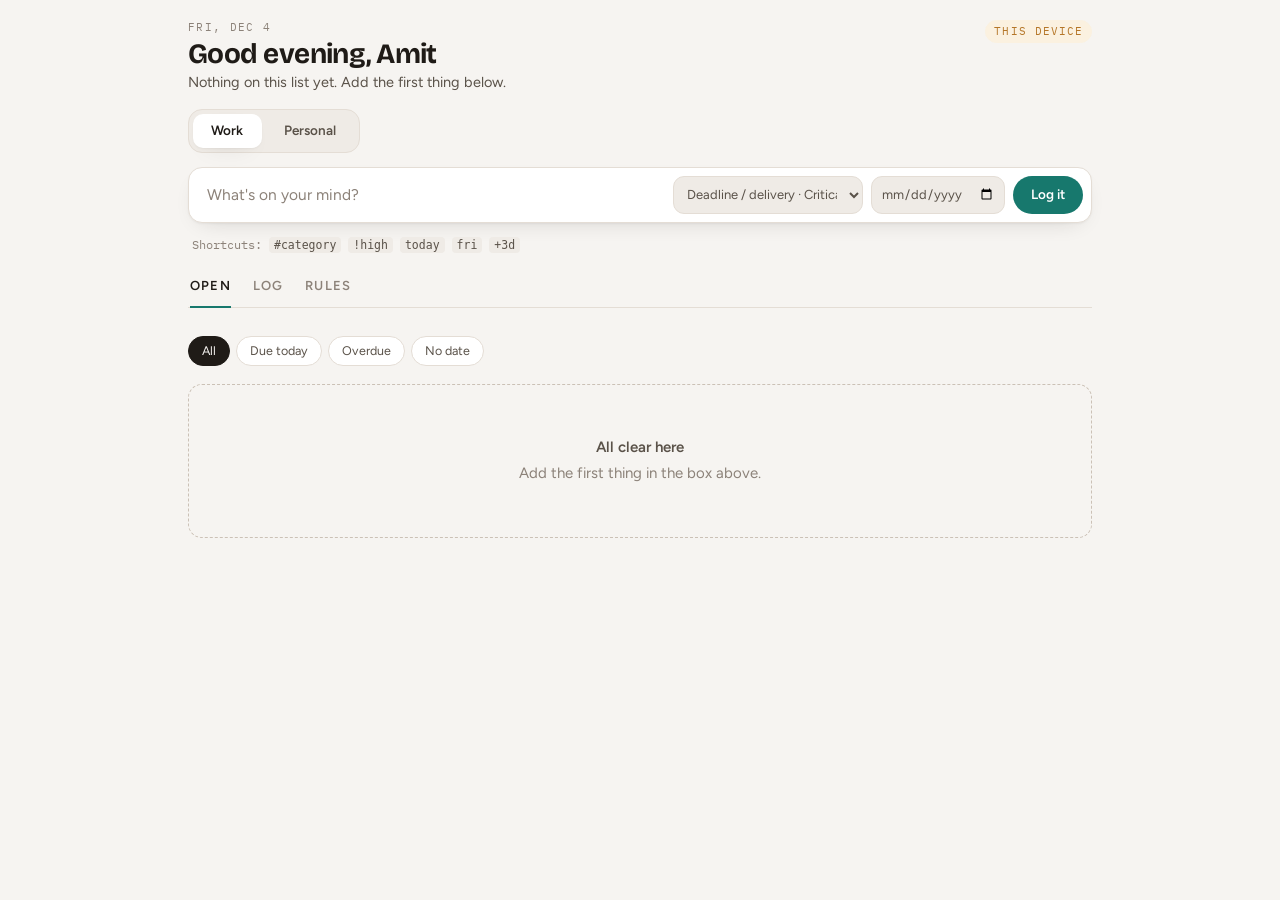
<file: pwa/index.html>
<!doctype html>
<html lang="en">
<head>
<meta charset="utf-8">
<meta name="viewport" content="width=device-width, initial-scale=1, viewport-fit=cover">
<title>Daily Task Ledger</title>
<meta name="description" content="Daily task logger for work and personal life, with priority set by rules rather than per-task judgement.">

<link rel="manifest" href="manifest.webmanifest">
<meta name="theme-color" content="#F6F4F1" media="(prefers-color-scheme: light)">
<meta name="theme-color" content="#14120F" media="(prefers-color-scheme: dark)">

<!-- iOS home-screen behaviour -->
<meta name="apple-mobile-web-app-capable" content="yes">
<meta name="mobile-web-app-capable" content="yes">
<meta name="apple-mobile-web-app-status-bar-style" content="default">
<meta name="apple-mobile-web-app-title" content="Ledger">
<link rel="apple-touch-icon" href="icons/icon-192.png">
<link rel="icon" href="icons/icon-192.png" sizes="192x192">

<link rel="preconnect" href="https://fonts.googleapis.com">
<link rel="preconnect" href="https://fonts.gstatic.com" crossorigin>
<link rel="stylesheet" href="https://fonts.googleapis.com/css2?family=Bricolage+Grotesque:opsz,wght@12..96,400..800&family=Figtree:wght@400;500;600;700&family=IBM+Plex+Mono:wght@400;500&display=swap">
<link rel="stylesheet" href="styles.css">
</head>
<body>

<!-- shown only when a backend is configured and nobody is signed in -->
<div class="authscreen" id="authScreen" hidden>
  <div class="authcard">
    <h1>Daily Task Ledger</h1>
    <p class="authnote">Sign in to keep one list across your phone and your computer.</p>
    <label class="authfield">
      <span>Email</span>
      <input type="email" id="authEmail" autocomplete="username" inputmode="email" autocapitalize="none" spellcheck="false">
    </label>
    <label class="authfield">
      <span>Password</span>
      <input type="password" id="authPass" autocomplete="current-password">
    </label>
    <p class="autherror" id="authError" role="alert"></p>
    <div class="authbuttons">
      <button type="button" class="btn btn-primary" id="authSignIn">Sign in</button>
      <button type="button" class="btn" id="authSignUp">Create account</button>
    </div>
    <p class="authnote authfoot">First time here? Use <strong>Create account</strong> once, then sign in with the same details on your other devices.</p>
  </div>
</div>

<div class="app">
  <header class="topbar">
    <div class="greeting">
      <span class="eyebrow" id="todayLabel"></span>
      <h1 id="greetingLine">Hello</h1>
      <p class="subhead" id="subheadLine"></p>
    </div>
    <div class="headright">
      <div class="daymeter" id="dayMeter" hidden>
        <svg class="ring" viewBox="0 0 44 44" aria-hidden="true">
          <circle class="ring-track" cx="22" cy="22" r="19"></circle>
          <circle class="ring-fill" id="ringFill" cx="22" cy="22" r="19"></circle>
        </svg>
        <div class="daymeter-text">
          <span class="count" id="ringCount">0 of 0</span>
          <span class="label">done today</span>
        </div>
      </div>
      <span class="sync" id="syncPill" data-state="wait">connecting</span>
    </div>
  </header>

  <div class="listswitch" role="tablist" aria-label="Task list">
    <button class="seg" role="tab" data-list="work" aria-selected="true">Work</button>
    <button class="seg" role="tab" data-list="personal" aria-selected="false">Personal</button>
  </div>

  <div class="composer" id="composer">
    <input type="text" id="titleInput" placeholder="What's on your mind?" aria-label="Task" autocomplete="off">
    <select id="catInput" aria-label="Category"></select>
    <input type="date" id="dueInput" aria-label="Due date">
    <button type="button" class="log-btn" id="logBtn">Log it</button>
  </div>
  <div class="hint" id="hint"></div>

  <nav class="views" role="tablist" aria-label="View">
    <button role="tab" data-view="open" aria-selected="true">Open</button>
    <button role="tab" data-view="log" aria-selected="false">Log</button>
    <button role="tab" data-view="rules" aria-selected="false">Rules</button>
  </nav>

  <main id="main"></main>
</div>

<div class="toast" id="toast" role="status" aria-live="polite">
  <span id="toastText"></span>
  <button type="button" class="toast-action" id="toastAction" hidden>Undo</button>
</div>

<script src="firebase-config.js"></script>
<script src="app.js"></script>
<script>
if("serviceWorker" in navigator){
  window.addEventListener("load", function(){
    navigator.serviceWorker.register("sw.js")["catch"](function(){});
  });
}
</script>
</body>
</html>
</file>
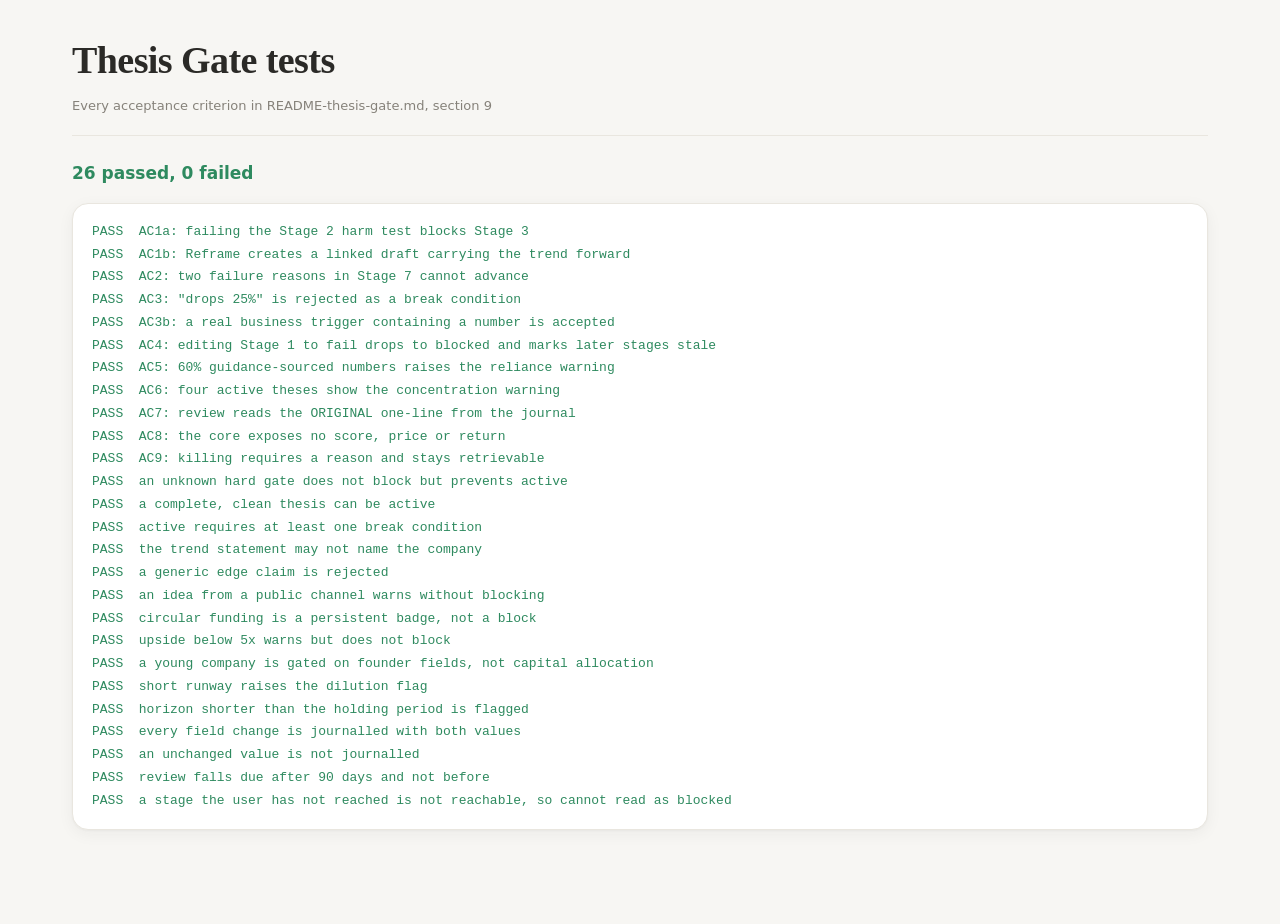
<file: docs/thesis-gate-tests.html>
<!doctype html>
<html lang="en">
<head>
<meta charset="utf-8">
<title>Thesis Gate tests</title>
<meta name="color-scheme" content="light">
<link rel="stylesheet" href="styles.css">
<style>
  .t-pass { color: var(--pos); }
  .t-fail { color: var(--neg); font-weight: 700; }
  #results { font-family: var(--mono); font-size: 13px; line-height: 1.75; }
  #summary { font-size: 17px; font-weight: 650; margin: 16px 0; }
</style>
</head>
<body>
<div class="wrap">
  <header class="masthead"><div class="masthead-top"><div>
    <h1>Thesis Gate tests</h1>
    <div class="sub"><span>Every acceptance criterion in README-thesis-gate.md, section 9</span></div>
  </div></div></header>
  <div id="summary">Running&hellip;</div>
  <div class="card"><div class="card-pad"><div id="results"></div></div></div>
</div>

<script src="thesis-gate-core.js"></script>
<script>
const C = window.ThesisGateCore;
const results = [];
let passed = 0, failed = 0;

function test(name, fn) {
  try { fn(); results.push({ name, ok: true }); passed++; }
  catch (err) { results.push({ name, ok: false, err: err.message }); failed++; }
}
function assert(cond, msg) { if (!cond) throw new Error(msg || 'assertion failed'); }
function eq(a, b, msg) {
  if (JSON.stringify(a) !== JSON.stringify(b)) {
    throw new Error((msg || 'not equal') + ': ' + JSON.stringify(a) + ' vs ' + JSON.stringify(b));
  }
}

/* A thesis that passes everything, as a baseline the tests can break one
   piece at a time. */
function goodThesis() {
  const t = C.newThesis();
  t.subject = { name: 'Acme Robotics', ticker: 'ACME', oneLine: 'Warehouse robots become standard fit.' };
  t.stages.origin = { source: 'own-observation', sourceDetail: 'Saw them in a depot',
                      anomaly: 'Three competing depots all retrofitted the same rig within a month.' };
  t.stages.wave = { trendStatement: 'Warehouses automate picking as labour costs rise',
                    survivesProductFailure: 'pass', horizonYears: 10, wavePosition: 'early' };
  t.stages.regulatory = { harmTest: 'pass', displacementTest: 'pass',
                          changeVisibility: 'gradual-and-unnoticed', regulator: 'OSHA', pendingLegal: 'None' };
  t.stages.operator = { companyStage: 'mature', capitalUse: ['growth-investment'],
                        allocationFitsStage: 'pass', hedgedBothWays: true, acquisitionInDna: true,
                        founderTrackRecord: '', builderOrFinancier: '', isOwnCustomer: false,
                        evidenceOfCourseCorrection: '', commitmentLevel: '' };
  t.stages.insiders = { holderMoves: [], debtSignal: 'oversubscribed',
                        insiderBuying: 'buying-own-money', circularityCheck: 'pass' };
  t.stages.informationEdge = { analystCoverage: 3, obscurityReason: ['unfashionable-sector'],
    edgeStatement: 'Retrofit revenue is booked as service, so the installed base is invisible in product sales.' };
  t.stages.numbers = {
    marketCap: C.sourcedNumber(1000, 'audited-filing'),
    currentRevenue: C.sourcedNumber(200, 'audited-filing'),
    growthRate: C.sourcedNumber(30, 'third-party'),
    projectedRevenue5y: C.sourcedNumber(800, 'own-estimate'),
    impliedValuation5y: C.sourcedNumber(8000, 'own-estimate'),
    cashPosition: C.sourcedNumber(300, 'audited-filing'),
    runwayMonths: 40 };
  t.stages.killAttempt = { failureReasons: ['Cheaper labour returns', 'Rivals copy the rig', 'Retrofit cycle stalls'],
                           haloTest: 'Yes - the economics hold without the founder.',
                           singlePointOfFailure: 'A safety recall', challengerName: 'Dana',
                           challengerObjection: 'Integration costs are understated' };
  t.stages.portfolio = { positionSizePct: 5, totalLossTolerable: 'pass', holdingPeriodYears: 7,
                         sellDiscipline: 'Exit if a break condition is observed', riskProfileNote: 'Long horizon' };
  t.breakConditions = [{ id: 'bc1', statement: 'Two consecutive quarters of falling retrofit installations',
                         observed: false }];
  t.highestStageCompleted = 8;
  return t;
}

/* ---------------------------------------- acceptance criteria, section 9 */

test('AC1a: failing the Stage 2 harm test blocks Stage 3', () => {
  const t = goodThesis();
  t.stages.regulatory.harmTest = 'fail';
  const ev = C.evaluate(t);
  assert(ev.stages[2].blocked, 'stage 2 should be blocked');
  assert(!ev.stages[3].reachable, 'stage 3 must not be reachable');
  assert(!C.canAdvance(t, 2).allowed, 'must not advance out of stage 2');
});

test('AC1b: Reframe creates a linked draft carrying the trend forward', () => {
  const t = goodThesis();
  t.stages.regulatory.harmTest = 'fail';
  const draft = C.reframe(t);
  eq(draft.derivedFrom, t.id, 'draft must link to the original');
  eq(draft.stages.wave.trendStatement, t.stages.wave.trendStatement, 'trend carries forward');
  eq(draft.subject.name, '', 'subject must be empty - the vehicle was the problem');
  assert(draft.id !== t.id, 'must be a new record');
});

test('AC2: two failure reasons in Stage 7 cannot advance', () => {
  const t = goodThesis();
  t.stages.killAttempt.failureReasons = ['One', 'Two'];
  const ev = C.evaluate(t);
  assert(ev.stages[7].blocked, 'stage 7 blocked');
  assert(!C.canAdvance(t, 7).allowed, 'cannot advance');
  assert(!C.isStageComplete(t, 7), 'stage 7 incomplete');
});

test('AC3: "drops 25%" is rejected as a break condition', () => {
  const r = C.validateBreakCondition('drops 25%');
  assert(!r.valid, 'must be rejected');
  assert(/price drop is not a break condition/i.test(r.message), 'must use the spec message');
  assert(!C.validateBreakCondition('below $10').valid, '"below $10" rejected');
  assert(!C.validateBreakCondition('Share price falls 30%').valid, 'explicit price rejected');
});

test('AC3b: a real business trigger containing a number is accepted', () => {
  assert(C.validateBreakCondition('Founder leaves the company').valid, 'plain event');
  assert(C.validateBreakCondition(
    'Revenue falls below 100 million for two consecutive quarters').valid,
    'business trigger with a figure must survive');
});

test('AC4: editing Stage 1 to fail drops to blocked and marks later stages stale', () => {
  const t = goodThesis();
  t.status = 'active';
  C.applyChange(t, 'stages.wave.survivesProductFailure', 'fail');
  C.reconcile(t, [t]);
  eq(t.status, 'blocked', 'status drops');
  assert(t.staleStages.indexOf(5) >= 0, 'later stages marked stale');
  assert(t.stages.numbers.marketCap !== null, 'no data loss');
  assert(t.stages.killAttempt.failureReasons.length === 3, 'later answers retained');
});

test('AC5: 60% guidance-sourced numbers raises the reliance warning', () => {
  const t = goodThesis();
  t.stages.numbers.marketCap = C.sourcedNumber(1000, 'company-guidance');
  t.stages.numbers.currentRevenue = C.sourcedNumber(200, 'company-guidance');
  t.stages.numbers.growthRate = C.sourcedNumber(30, 'company-guidance');
  t.stages.numbers.projectedRevenue5y = C.sourcedNumber(800, 'company-guidance');
  const reliance = C.guidanceReliance(t);
  assert(reliance > 0.5, 'reliance above half, got ' + reliance);
  const w = C.evaluate(t).warnings.filter(x => x.id === 'numbers.guidance');
  eq(w.length, 1, 'warning present');
  eq(w[0].level, 'badge', 'must be a persistent badge, visible on the card');
});

test('AC6: four active theses show the concentration warning', () => {
  const all = [1, 2, 3, 4].map(() => { const t = goodThesis(); t.status = 'active'; return t; });
  const w = C.portfolioWarnings(all[0], all).filter(x => x.id === 'portfolio.count');
  eq(w.length, 1, 'concentration warning present');
  const ten = [];
  for (let i = 0; i < 10; i++) { const t = goodThesis(); t.status = 'active'; ten.push(t); }
  eq(C.portfolioWarnings(ten[0], ten).filter(x => x.id === 'portfolio.count').length, 0,
     'ten positions - no warning');
});

test('AC7: review reads the ORIGINAL one-line from the journal', () => {
  const t = goodThesis();
  C.applyChange(t, 'subject.oneLine', 'Rewritten after the price moved');
  eq(C.originalValue(t, 'subject.oneLine'), 'Warehouse robots become standard fit.',
     'must return the original wording');
  eq(t.subject.oneLine, 'Rewritten after the price moved', 'current value still updated');
});

test('AC8: the core exposes no score, price or return', () => {
  const ev = C.evaluate(goodThesis());
  const keys = Object.keys(ev).join(' ').toLowerCase();
  assert(keys.indexOf('score') < 0, 'no score in the evaluation');
  assert(keys.indexOf('price') < 0, 'no price');
  assert(keys.indexOf('return') < 0, 'no return');
  assert(Object.keys(C).join(' ').toLowerCase().indexOf('score') < 0, 'no scoring in the API');
});

test('AC9: killing requires a reason and stays retrievable', async () => {
  const store = C.createLocalStore('thesis-gate-test-' + Math.random());
  const t = await store.create(goodThesis());
  await store.archive(t.id, 'Regulatory risk turned out to be unmanageable');
  const back = await store.get(t.id);
  eq(back.status, 'killed', 'status killed');
  eq(back.killedReason, 'Regulatory risk turned out to be unmanageable', 'reason kept');
  assert((await store.list()).length === 1, 'never hard-deleted');
});

/* ------------------------------------------------- gating and validation */

test('an unknown hard gate does not block but prevents active', () => {
  const t = goodThesis();
  t.stages.portfolio.totalLossTolerable = 'unknown';
  const ev = C.evaluate(t);
  eq(ev.failedGates.length, 0, 'unknown is not a failure');
  eq(ev.unknownGates.length, 1, 'counted as unknown');
  assert(!ev.canBeActive, 'cannot be active with an unknown gate');
});

test('a complete, clean thesis can be active', () => {
  const ev = C.evaluate(goodThesis());
  eq(ev.failedGates.length, 0, 'no failures');
  eq(ev.unknownGates.length, 0, 'no unknowns');
  assert(ev.allComplete, 'all stages complete');
  assert(ev.canBeActive, 'eligible for active');
});

test('active requires at least one break condition', () => {
  const t = goodThesis();
  t.breakConditions = [];
  assert(!C.evaluate(t).canBeActive, 'no break conditions, not active');
});

test('the trend statement may not name the company', () => {
  const subject = { name: 'Acme Robotics', ticker: 'ACME' };
  assert(!C.validateTrendStatement('Acme Robotics will win warehouses', subject).valid, 'name rejected');
  assert(!C.validateTrendStatement('ACME is mispriced', subject).valid, 'ticker rejected');
  assert(C.validateTrendStatement('Warehouses automate as labour costs rise', subject).valid, 'clean trend ok');
});

test('a generic edge claim is rejected', () => {
  assert(!C.validateEdgeStatement('undervalued').valid, 'one word rejected');
  assert(!C.validateEdgeStatement("it's cheap").valid, 'conclusion rejected');
  assert(!C.validateEdgeStatement('x'.repeat(220)).valid, 'over 200 chars rejected');
  assert(C.validateEdgeStatement(
    'Retrofit revenue is booked as service, hiding the installed base.').valid, 'specific edge ok');
});

test('an idea from a public channel warns without blocking', () => {
  const t = goodThesis();
  t.stages.origin.source = 'social-trend';
  const ev = C.evaluate(t);
  eq(ev.failedGates.length, 0, 'not a block');
  eq(ev.warnings.filter(w => w.id === 'origin.channel').length, 1, 'warning raised');
});

test('circular funding is a persistent badge, not a block', () => {
  const t = goodThesis();
  t.stages.insiders.circularityCheck = 'fail';
  const ev = C.evaluate(t);
  eq(ev.failedGates.length, 0, 'must not block');
  const w = ev.warnings.filter(x => x.id === 'insiders.circularity');
  eq(w.length, 1, 'badge raised');
  eq(w[0].level, 'badge', 'persists on the card');
});

test('upside below 5x warns but does not block', () => {
  const t = goodThesis();
  t.stages.numbers.impliedValuation5y = C.sourcedNumber(3000, 'own-estimate');
  eq(C.upsideMultiple(t), 3, '3x upside');
  const ev = C.evaluate(t);
  eq(ev.failedGates.length, 0, 'soft check only');
  eq(ev.warnings.filter(w => w.id === 'numbers.upside').length, 1, 'warning raised');
});

test('a young company is gated on founder fields, not capital allocation', () => {
  const t = goodThesis();
  t.stages.operator = { companyStage: 'young', founderTrackRecord: 'Built and sold a rig maker',
                        builderOrFinancier: 'builder', isOwnCustomer: true,
                        evidenceOfCourseCorrection: 'Killed the consumer line publicly',
                        commitmentLevel: 'all-in', capitalUse: [],
                        allocationFitsStage: 'unknown', hedgedBothWays: false, acquisitionInDna: false };
  assert(C.isStageComplete(t, 3), 'young path completes on founder evidence');
  eq(C.evaluate(t).failedGates.length, 0, 'allocation gate does not apply to a young company');
});

test('short runway raises the dilution flag', () => {
  const t = goodThesis();
  t.stages.numbers.runwayMonths = 9;
  eq(C.evaluate(t).warnings.filter(w => w.id === 'numbers.runway').length, 1, 'dilution flagged');
});

test('horizon shorter than the holding period is flagged', () => {
  const t = goodThesis();
  t.stages.wave.horizonYears = 3;
  t.stages.portfolio.holdingPeriodYears = 7;
  eq(C.evaluate(t).warnings.filter(w => w.id === 'wave.horizonMismatch').length, 1, 'mismatch flagged');
});

test('every field change is journalled with both values', () => {
  const t = goodThesis();
  const before = t.journal.length;
  C.applyChange(t, 'stages.numbers.runwayMonths', 12, 'updated after the raise');
  eq(t.journal.length, before + 1, 'one entry appended');
  const e = t.journal[t.journal.length - 1];
  eq(e.from, 40, 'old value kept');
  eq(e.to, 12, 'new value kept');
  eq(e.note, 'updated after the raise', 'note kept');
});

test('an unchanged value is not journalled', () => {
  const t = goodThesis();
  const before = t.journal.length;
  C.applyChange(t, 'stages.numbers.runwayMonths', 40);
  eq(t.journal.length, before, 'no entry for a no-op');
});

test('review falls due after 90 days and not before', () => {
  const t = goodThesis();
  t.status = 'active';
  t.createdAt = new Date(Date.now() - 100 * 86400000).toISOString();
  assert(C.reviewDue(t), 'due after 100 days');
  t.createdAt = new Date(Date.now() - 10 * 86400000).toISOString();
  assert(!C.reviewDue(t), 'not due after 10 days');
});

test('a stage the user has not reached is not reachable, so cannot read as blocked', () => {
  // Regression: an empty Stage 5 edge statement and an empty Stage 7 make those
  // gates "fail", which painted them red on the rail before they were opened.
  const t = C.newThesis();
  t.stages.origin = { source: 'own-observation', sourceDetail: '',
                      anomaly: 'Something specific and clearly odd here.' };
  const ev = C.evaluate(t);
  assert(ev.stages[0].reachable, 'stage 0 always reachable');
  assert(!ev.stages[5].reachable, 'stage 5 not reachable from a fresh thesis');
  assert(!ev.stages[7].reachable, 'stage 7 not reachable from a fresh thesis');
});

/* ------------------------------------------------------------- report */

(async function run() {
  // Await the async test bodies before reporting.
  await new Promise(r => setTimeout(r, 60));
  const el = document.getElementById('results');
  el.innerHTML = results.map(r =>
    `<div class="${r.ok ? 't-pass' : 't-fail'}">${r.ok ? 'PASS' : 'FAIL'} &nbsp;${r.name}` +
    (r.ok ? '' : `<br>&nbsp;&nbsp;&nbsp;&nbsp;${r.err}`) + '</div>').join('');
  const ok = failed === 0;
  document.getElementById('summary').innerHTML =
    `<span class="${ok ? 't-pass' : 't-fail'}">${passed} passed, ${failed} failed</span>`;
  window.__TESTS__ = { passed, failed, ok, failures: results.filter(r => !r.ok) };
})();
</script>
</body>
</html>
</file>
<file: pwa/styles.css>
:root{
  --font-display:"Bricolage Grotesque","Segoe UI",system-ui,sans-serif;
  --font-body:"Figtree","Segoe UI",system-ui,sans-serif;
  --font-mono:"IBM Plex Mono",ui-monospace,monospace;

  --bg:#F6F4F1; --panel:#FFFFFF; --panel-2:#EFEBE6; --panel-3:#E7E0D8;
  --line:#E4DDD5; --line-strong:#CBC1B6;
  --ink:#1F1B17; --ink-2:#5A5249; --ink-3:#8C8279;
  --accent:#17786D; --accent-hover:#125F56; --accent-ink:#FFFFFF; --accent-soft:#DEEDE9;
  --p-critical:#BF4A3A; --p-critical-bg:#FBEAE6;
  --p-high:#B57628;     --p-high-bg:#FBF1E0;
  --p-med:#94802F;      --p-med-bg:#F5F1DE;
  --p-low:#6E7C73;      --p-low-bg:#EBEFEA;
  --shadow:0 1px 2px rgba(31,27,23,.04), 0 8px 24px -14px rgba(31,27,23,.24);
  --r:14px; --r-sm:11px;
}
@media (prefers-color-scheme: dark){
  :root:not([data-theme="light"]){
    --bg:#14120F; --panel:#1C1916; --panel-2:#241F1B; --panel-3:#2C2621;
    --line:#2F2924; --line-strong:#463E35;
    --ink:#F0EAE3; --ink-2:#B5ABA1; --ink-3:#8A8078;
    --accent:#4FC9B8; --accent-hover:#68DCCB; --accent-ink:#06231F; --accent-soft:#153833;
    --p-critical:#FF9C8A; --p-critical-bg:#3A211B;
    --p-high:#F0B368;     --p-high-bg:#352713;
    --p-med:#DCC578;      --p-med-bg:#2F2A15;
    --p-low:#A7B3A8;      --p-low-bg:#242A25;
    --shadow:0 1px 2px rgba(0,0,0,.45), 0 10px 28px -16px rgba(0,0,0,.75);
  }
}
:root[data-theme="dark"]{
  --bg:#14120F; --panel:#1C1916; --panel-2:#241F1B; --panel-3:#2C2621;
  --line:#2F2924; --line-strong:#463E35;
  --ink:#F0EAE3; --ink-2:#B5ABA1; --ink-3:#8A8078;
  --accent:#4FC9B8; --accent-hover:#68DCCB; --accent-ink:#06231F; --accent-soft:#153833;
  --p-critical:#FF9C8A; --p-critical-bg:#3A211B;
  --p-high:#F0B368;     --p-high-bg:#352713;
  --p-med:#DCC578;      --p-med-bg:#2F2A15;
  --p-low:#A7B3A8;      --p-low-bg:#242A25;
  --shadow:0 1px 2px rgba(0,0,0,.45), 0 10px 28px -16px rgba(0,0,0,.75);
}

*{box-sizing:border-box}
body{
  margin:0; background:var(--bg); color:var(--ink);
  font-family:var(--font-body);
  font-size:15px; line-height:1.45; -webkit-font-smoothing:antialiased;
}
button,input,select{font:inherit;color:inherit}
button{cursor:pointer}
:focus-visible{outline:2px solid var(--accent);outline-offset:2px;border-radius:4px}
.mono{font-family:var(--font-mono)}

.app{max-width:940px;margin:0 auto;padding:20px 18px 72px;display:flex;flex-direction:column;gap:14px}

/* ---------- header ---------- */
.topbar{display:flex;align-items:flex-start;justify-content:space-between;gap:20px;flex-wrap:wrap;margin-bottom:2px}
.greeting{display:flex;flex-direction:column;gap:2px;min-width:0}
.greeting .eyebrow{
  font-family:var(--font-mono);font-size:11px;color:var(--ink-3);
  text-transform:uppercase;letter-spacing:.12em;
}
.greeting h1{
  margin:0;font-family:var(--font-display);font-size:28px;font-weight:700;
  letter-spacing:-.02em;text-wrap:balance;line-height:1.15;
}
.greeting .subhead{margin:0;font-size:14.5px;color:var(--ink-2);text-wrap:balance}
.headright{display:flex;align-items:center;gap:14px;flex-wrap:wrap}
.daymeter{display:flex;align-items:center;gap:10px}
.daymeter[hidden]{display:none}
.ring{width:42px;height:42px;flex:none;transform:rotate(-90deg)}
.ring circle{fill:none;stroke-width:4.5;stroke-linecap:round}
.ring .ring-track{stroke:var(--panel-3)}
.ring .ring-fill{stroke:var(--accent);transition:stroke-dashoffset .5s cubic-bezier(.4,0,.2,1)}
.daymeter-text{display:flex;flex-direction:column;line-height:1.25}
.daymeter-text .count{font-size:14px;font-weight:600;font-variant-numeric:tabular-nums}
.daymeter-text .label{font-family:var(--font-mono);font-size:10.5px;color:var(--ink-3);text-transform:uppercase;letter-spacing:.09em}
.stats{display:flex;gap:14px;font-family:var(--font-mono);font-size:12px;color:var(--ink-2);font-variant-numeric:tabular-nums}
.stats b{color:var(--ink);font-weight:600}
.stats .warn{color:var(--p-critical)}
.sync{
  font-family:var(--font-mono);font-size:10.5px;text-transform:uppercase;
  letter-spacing:.1em;color:var(--ink-3);border:1px solid var(--line);
  padding:3px 8px;border-radius:99px;white-space:nowrap;
}
.sync[data-state="on"]{color:var(--accent);border-color:var(--accent-soft);background:var(--accent-soft)}
.sync[data-state="local"]{color:var(--p-high);border-color:var(--p-high-bg);background:var(--p-high-bg)}

/* ---------- list switch ---------- */
.listswitch{display:flex;gap:4px;background:var(--panel-2);border:1px solid var(--line);padding:4px;border-radius:var(--r);width:fit-content}
.seg{
  border:0;background:transparent;color:var(--ink-2);padding:7px 18px;border-radius:10px;
  font-weight:600;font-size:13.5px;letter-spacing:.01em;transition:background .12s,color .12s;
}
.seg:hover{color:var(--ink)}
.seg[aria-selected="true"]{background:var(--panel);color:var(--ink);box-shadow:var(--shadow)}

/* ---------- composer ---------- */
.composer{
  display:flex;gap:8px;align-items:stretch;flex-wrap:wrap;
  background:var(--panel);border:1px solid var(--line);border-radius:var(--r);
  padding:8px;box-shadow:var(--shadow);
}
.composer input[type="text"]{
  flex:1 1 260px;min-width:0;border:0;background:transparent;padding:8px 10px;font-size:15.5px;
}
.composer input[type="text"]::placeholder{color:var(--ink-3)}
.composer select,.composer input[type="date"]{
  border:1px solid var(--line);background:var(--panel-2);border-radius:var(--r-sm);padding:7px 9px;
  font-size:13px;color:var(--ink-2);max-width:190px;
}
.composer .log-btn{
  border:0;background:var(--accent);color:var(--accent-ink);border-radius:99px;
  padding:8px 18px;font-weight:600;font-size:13.5px;transition:background .12s;
}
.composer .log-btn:hover{background:var(--accent-hover)}
.hint{
  font-family:var(--font-mono);font-size:11.5px;color:var(--ink-3);
  padding:0 4px;min-height:17px;
}
.hint code{background:var(--panel-2);padding:1px 5px;border-radius:4px;color:var(--ink-2)}
.hint .parsed{color:var(--accent)}

/* ---------- view tabs ---------- */
.views{display:flex;gap:22px;border-bottom:1px solid var(--line);padding:0 2px}
.views button{
  border:0;background:transparent;padding:9px 0 10px;color:var(--ink-3);
  font-weight:600;font-size:13px;text-transform:uppercase;letter-spacing:.09em;
  border-bottom:2px solid transparent;margin-bottom:-1px;
}
.views button:hover{color:var(--ink-2)}
.views button[aria-selected="true"]{color:var(--ink);border-bottom-color:var(--accent)}

/* ---------- filters ---------- */
.filters{display:flex;gap:6px;flex-wrap:wrap}
.chip{
  border:1px solid var(--line);background:var(--panel);border-radius:99px;
  padding:5px 13px;font-size:12.5px;color:var(--ink-2);
}
.chip:hover{border-color:var(--line-strong)}
.chip[aria-pressed="true"]{background:var(--ink);color:var(--bg);border-color:var(--ink)}

/* ---------- groups & tasks ---------- */
.group{margin-top:18px}
.group-head{
  display:flex;align-items:baseline;gap:9px;margin-bottom:9px;
  font-family:var(--font-display);font-size:15px;font-weight:600;letter-spacing:-.005em;
}
.group-head .dot{width:8px;height:8px;border-radius:99px;flex:none;align-self:center}
.group-head .n{
  font-family:var(--font-mono);font-size:11px;color:var(--ink-3);
  font-variant-numeric:tabular-nums;font-weight:400;
}
.tasks{list-style:none;margin:0;padding:0;display:flex;flex-direction:column;gap:6px}
.task{
  display:flex;align-items:flex-start;gap:11px;position:relative;
  background:var(--panel);border:1px solid var(--line);border-radius:var(--r);
  padding:11px 11px 11px 16px;overflow:hidden;
  transition:border-color .14s, box-shadow .14s, transform .14s;
}
.task:hover{border-color:var(--line-strong);box-shadow:var(--shadow)}
.task .stripe{position:absolute;left:0;top:0;bottom:0;width:4px}
.check{
  flex:none;width:21px;height:21px;margin-top:1px;border-radius:99px;
  border:1.5px solid var(--line-strong);background:transparent;
  display:grid;place-items:center;transition:border-color .14s,background .14s;
}
.check:hover{border-color:var(--accent);background:var(--accent-soft)}
.check svg{width:11px;height:11px;opacity:0;stroke:var(--accent-ink)}
.task.done .check{background:var(--accent);border-color:var(--accent)}
.task.done .check svg{opacity:1}

/* the completion moment */
@keyframes taskLeaves{
  0%{transform:translateX(0);opacity:1}
  35%{transform:translateX(-3px)}
  100%{transform:translateX(14px);opacity:0}
}
@keyframes checkPops{0%{transform:scale(.55)}60%{transform:scale(1.15)}100%{transform:scale(1)}}
.task.completing{animation:taskLeaves .34s cubic-bezier(.4,0,.6,1) forwards;pointer-events:none}
.task.completing .check{background:var(--accent);border-color:var(--accent)}
.task.completing .check svg{opacity:1;animation:checkPops .3s ease}
.task .body{flex:1;min-width:0;display:flex;flex-direction:column;gap:3px}
.task .title{
  width:100%;border:0;background:transparent;padding:0;font-size:15px;
  color:var(--ink);text-overflow:ellipsis;
}
.task.done .title{color:var(--ink-3);text-decoration:line-through}
.meta{display:flex;gap:8px;align-items:center;flex-wrap:wrap;font-family:var(--font-mono);font-size:11px;color:var(--ink-3)}
.meta .cat{color:var(--ink-2)}
.meta .sep{opacity:.4}
.meta .due-overdue{color:var(--p-critical);font-weight:500}
.meta .due-today{color:var(--p-high);font-weight:500}
.meta .bump{
  border:1px solid currentColor;border-radius:99px;padding:0 6px;font-size:9.5px;
  text-transform:uppercase;letter-spacing:.09em;opacity:.85;
}
.rowactions{display:flex;align-items:center;gap:4px;flex:none}
.rowactions select{
  border:1px solid transparent;background:transparent;border-radius:6px;padding:3px 4px;
  font-family:var(--font-mono);font-size:10.5px;text-transform:uppercase;
  letter-spacing:.06em;color:var(--ink-3);
}
.rowactions select:hover{border-color:var(--line);background:var(--panel-2)}
.icon-btn{
  border:0;background:transparent;color:var(--ink-3);width:26px;height:26px;
  border-radius:6px;display:grid;place-items:center;font-size:16px;line-height:1;
}
.icon-btn:hover{background:var(--p-critical-bg);color:var(--p-critical)}

/* ---------- log ---------- */
.day{margin-top:18px}
.day-head{
  display:flex;align-items:baseline;justify-content:space-between;gap:10px;
  padding-bottom:6px;border-bottom:1px solid var(--line);margin-bottom:8px;
}
.day-head h3{margin:0;font-family:var(--font-display);font-size:16px;font-weight:600;letter-spacing:-.01em}
.day-head .n{font-family:var(--font-mono);font-size:11px;color:var(--ink-3);font-variant-numeric:tabular-nums}
.logbar{display:flex;gap:8px;flex-wrap:wrap;align-items:center;justify-content:space-between}

/* ---------- rules ---------- */
.card{background:var(--panel);border:1px solid var(--line);border-radius:var(--r);padding:16px;box-shadow:var(--shadow)}
.card + .card{margin-top:12px}
.card h3{margin:0 0 5px;font-family:var(--font-display);font-size:16px;font-weight:600;letter-spacing:-.01em}
.card p.note{margin:0 0 14px;font-size:13px;color:var(--ink-2);max-width:62ch}
.card p.note code{font-family:var(--font-mono);font-size:12px;background:var(--panel-2);padding:1px 5px;border-radius:4px}
.rules-table{width:100%;border-collapse:collapse}
.rules-table th{
  text-align:left;font-family:var(--font-mono);font-size:10.5px;
  text-transform:uppercase;letter-spacing:.12em;color:var(--ink-3);
  font-weight:500;padding:0 8px 8px 0;border-bottom:1px solid var(--line);
}
.rules-table td{padding:7px 8px 7px 0;border-bottom:1px solid var(--line)}
.rules-table td:last-child,.rules-table th:last-child{text-align:right;padding-right:0}
.rules-table input[type="text"]{width:100%;border:1px solid transparent;background:transparent;border-radius:6px;padding:4px 6px}
.rules-table input[type="text"]:hover{border-color:var(--line)}
.rules-table select{border:1px solid var(--line);background:var(--panel-2);border-radius:6px;padding:4px 8px;font-size:13px}
.addrow{display:flex;gap:8px;margin-top:14px;flex-wrap:wrap}
.addrow input[type="text"]{flex:1 1 200px;border:1px solid var(--line);background:var(--panel-2);border-radius:var(--r-sm);padding:8px 10px}
.addrow select{border:1px solid var(--line);background:var(--panel-2);border-radius:var(--r-sm);padding:8px 10px;font-size:13px}
.btn{border:1px solid var(--line);background:var(--panel-2);color:var(--ink);border-radius:99px;padding:8px 16px;font-size:13px;font-weight:600}
.btn:hover{border-color:var(--line-strong)}
.btn-primary{background:var(--accent);border-color:var(--accent);color:var(--accent-ink)}
.btn-primary:hover{background:var(--accent-hover);border-color:var(--accent-hover)}
.btn-quiet{background:transparent;color:var(--ink-2)}
.toggle{display:flex;align-items:flex-start;gap:10px;padding:9px 0;border-top:1px solid var(--line)}
.toggle input{margin-top:3px;accent-color:var(--accent);width:16px;height:16px}
.toggle span{font-size:13.5px}
.toggle small{display:block;color:var(--ink-3);font-size:12px}
.ladder{display:flex;gap:6px;flex-wrap:wrap;margin:10px 0 0}
.ladder span{
  font-family:var(--font-mono);font-size:10.5px;text-transform:uppercase;
  letter-spacing:.09em;padding:3px 9px;border-radius:99px;
}

/* ---------- misc ---------- */
.empty{
  text-align:center;padding:52px 20px;color:var(--ink-3);
  border:1px dashed var(--line-strong);border-radius:var(--r);
}
.empty strong{display:block;color:var(--ink-2);font-size:15px;font-weight:600;margin-bottom:4px}
.toast{
  position:fixed;left:50%;bottom:24px;transform:translateX(-50%) translateY(8px);
  display:flex;align-items:center;gap:14px;
  background:var(--ink);color:var(--bg);padding:10px 12px 10px 18px;border-radius:99px;
  font-size:13.5px;font-weight:500;box-shadow:var(--shadow);
  opacity:0;pointer-events:none;transition:opacity .22s,transform .22s;
  z-index:20;max-width:min(92vw,460px);
}
.toast.show{opacity:1;transform:translateX(-50%) translateY(0)}
.toast.good{background:var(--accent);color:var(--accent-ink)}
.toast #toastText{min-width:0;overflow:hidden;text-overflow:ellipsis;white-space:nowrap}
.toast-action{
  flex:none;pointer-events:auto;border:1px solid currentColor;background:transparent;
  color:inherit;border-radius:99px;padding:3px 13px;font-size:12.5px;font-weight:600;
  opacity:.85;transition:opacity .12s,background .12s;
}
.toast-action:hover{opacity:1;background:rgba(255,255,255,.16)}
.toast-action[hidden]{display:none}
@media (prefers-reduced-motion:reduce){*{transition:none!important;animation:none!important}}
@media (max-width:600px){
  .app{padding:14px 12px 60px}
  .brand h1{font-size:21px}
  .composer select,.composer input[type="date"]{flex:1 1 130px;max-width:none}
  .rowactions select{display:none}
}

/* ---------- sign in ---------- */
.authscreen{
  min-height:100dvh;display:grid;place-items:center;padding:24px 18px;
  background:var(--bg);
}
.authscreen[hidden]{display:none}
.authcard{
  width:100%;max-width:380px;background:var(--panel);border:1px solid var(--line);
  border-radius:var(--r);padding:26px 24px;box-shadow:var(--shadow);
  display:flex;flex-direction:column;gap:14px;
}
.authcard h1{
  margin:0;font-family:var(--font-display);font-size:24px;font-weight:700;
  letter-spacing:-.02em;text-wrap:balance;
}
.authnote{margin:0;font-size:13.5px;color:var(--ink-2);max-width:46ch}
.authfoot{color:var(--ink-3);font-size:12.5px;border-top:1px solid var(--line);padding-top:13px}
.authfield{display:flex;flex-direction:column;gap:5px}
.authfield span{
  font-family:var(--font-mono);font-size:10.5px;color:var(--ink-3);
  text-transform:uppercase;letter-spacing:.11em;
}
.authfield input{
  border:1px solid var(--line);background:var(--panel-2);border-radius:var(--r-sm);
  padding:11px 12px;font-size:16px; /* 16px keeps iOS from zooming on focus */
}
.authfield input:focus{border-color:var(--accent);outline:none}
.autherror{margin:0;font-size:13px;color:var(--p-critical);min-height:1em}
.autherror:empty{display:none}
.authbuttons{display:flex;gap:8px;flex-wrap:wrap}
.authbuttons .btn{flex:1 1 auto;padding:11px 16px;font-size:14px}
.authbuttons .btn[disabled]{opacity:.55;pointer-events:none}

/* ---------- installed-app trim ---------- */
/* Keep content clear of the notch and the home indicator once installed. */
@media (display-mode: standalone){
  .app{
    padding-top:max(20px, env(safe-area-inset-top));
    padding-bottom:max(72px, calc(env(safe-area-inset-bottom) + 56px));
    padding-left:max(18px, env(safe-area-inset-left));
    padding-right:max(18px, env(safe-area-inset-right));
  }
  .toast{bottom:max(24px, calc(env(safe-area-inset-bottom) + 16px))}
}
</file>
<file: docs/styles.css>
/* Amit Dashboard
   Visual direction: calm, light and approachable. Soft warm-neutral ground,
   white cards with generous rounding, one friendly accent, and gentle contrast
   rather than black-on-white. Numbers stay tabular so columns line up.

   Light is the default. Dark is available through the toggle but is never
   applied automatically from the system setting, because a page opened in the
   morning should not arrive black unless it was asked for. */

:root {
  --paper:      #f7f6f3;
  --paper-2:    #efeee9;
  --card:       #ffffff;
  --ink:        #2b2a27;
  --ink-2:      #55524c;
  --muted:      #86827a;
  --rule:       #e9e6df;
  --rule-2:     #dbd7ce;

  --accent:     #4a6fd4;
  --accent-2:   #3b5cb8;
  --accent-sub: #eef2fd;

  --pos:        #2e8a5f;
  --neg:        #cf5b45;
  --warn:       #c08422;
  --pos-bg:     #e8f4ed;
  --neg-bg:     #fceeea;
  --warn-bg:    #fdf3e0;

  --shadow:     0 1px 2px rgba(43, 42, 39, .04), 0 4px 16px rgba(43, 42, 39, .05);
  --shadow-lg:  0 2px 6px rgba(43, 42, 39, .06), 0 12px 34px rgba(43, 42, 39, .10);

  --r-lg: 16px;
  --r-md: 12px;
  --r-sm: 9px;

  --serif: "Iowan Old Style", "Palatino Linotype", Palatino, Georgia, "Times New Roman", serif;
  --sans: ui-sans-serif, system-ui, -apple-system, "Segoe UI", Roboto, Helvetica, Arial, sans-serif;
  --mono: ui-monospace, "SF Mono", "Cascadia Mono", Menlo, Consolas, monospace;
}

/* Dark is opt-in only, and is a soft slate rather than near-black. */
:root[data-theme="dark"] {
  --paper:      #22242a;
  --paper-2:    #2a2d34;
  --card:       #2c2f37;
  --ink:        #eceef2;
  --ink-2:      #c3c7cf;
  --muted:      #8f949e;
  --rule:       #3a3e47;
  --rule-2:     #4a4f5a;

  --accent:     #8fa8f0;
  --accent-2:   #a8bbf5;
  --accent-sub: #2f3646;

  --pos:        #6dc79a;
  --neg:        #ef8a72;
  --warn:       #e0b45f;
  --pos-bg:     #26362e;
  --neg-bg:     #3a2823;
  --warn-bg:    #38301d;

  --shadow:     0 1px 2px rgba(0, 0, 0, .22), 0 4px 16px rgba(0, 0, 0, .20);
  --shadow-lg:  0 2px 6px rgba(0, 0, 0, .28), 0 12px 34px rgba(0, 0, 0, .32);
}

* { box-sizing: border-box; }

body {
  margin: 0;
  background: var(--paper);
  color: var(--ink);
  font-family: var(--sans);
  font-size: 15px;
  line-height: 1.6;
  -webkit-font-smoothing: antialiased;
}

.num, td.num, .stat-value, table tbody td {
  font-variant-numeric: tabular-nums;
  font-feature-settings: "tnum" 1;
}

a { color: var(--accent); text-decoration-thickness: 1px; text-underline-offset: 2px; }
a:hover { color: var(--accent-2); text-decoration-thickness: 2px; }

.wrap { max-width: 1180px; margin: 0 auto; padding: 0 22px 80px; }

/* ---------------------------------------------------------------- header */

header.masthead {
  border-bottom: 1px solid var(--rule);
  padding: 30px 0 18px;
  margin-bottom: 24px;
}
.masthead-top {
  display: flex; align-items: baseline; justify-content: space-between;
  gap: 16px; flex-wrap: wrap;
}
.masthead h1 {
  font-family: var(--serif);
  font-size: clamp(27px, 4vw, 38px);
  font-weight: 600; letter-spacing: -.015em; margin: 0; color: var(--ink);
}
.masthead .sub {
  color: var(--muted); font-size: 13px; margin-top: 5px;
  display: flex; gap: 14px; flex-wrap: wrap; align-items: center;
}
.dot {
  width: 7px; height: 7px; border-radius: 50%; background: var(--pos);
  display: inline-block; margin-right: 2px;
}
.dot.stale { background: var(--warn); }

.icon-btn {
  border: 1px solid var(--rule-2); background: var(--card); color: var(--ink-2);
  border-radius: var(--r-sm); padding: 8px 14px; font: inherit; font-size: 13px;
  font-weight: 500; cursor: pointer;
  transition: background .15s, border-color .15s, color .15s, transform .1s;
}
.icon-btn:hover {
  background: var(--accent-sub); border-color: var(--accent); color: var(--accent);
}
.icon-btn:active { transform: translateY(1px); }

/* ------------------------------------------------------------- weather */

.weather {
  display: grid; grid-template-columns: repeat(auto-fit, minmax(172px, 1fr));
  gap: 12px; margin-bottom: 14px;
}
.stat {
  background: var(--card); padding: 15px 17px;
  border: 1px solid var(--rule); border-radius: var(--r-md);
  box-shadow: var(--shadow);
}
.stat-label {
  font-size: 11px; text-transform: uppercase; letter-spacing: .07em;
  color: var(--muted); font-weight: 600;
}
.stat-value {
  font-size: 26px; font-family: var(--serif); margin-top: 4px; line-height: 1.15;
  color: var(--ink);
}
.stat-note { font-size: 12.5px; color: var(--muted); margin-top: 4px; }
.stat-note.pos { color: var(--pos); } .stat-note.neg { color: var(--neg); }
.stat-note.warn { color: var(--warn); }

.regime {
  font-size: 14px; color: var(--ink-2); background: var(--accent-sub);
  border: 1px solid var(--rule); border-radius: var(--r-md);
  padding: 14px 18px; margin-bottom: 26px; line-height: 1.62;
}
.regime b { color: var(--ink); }

/* ---------------------------------------------------------------- tabs */

nav.tabs {
  display: flex; gap: 4px; margin-bottom: 24px;
  overflow-x: auto; scrollbar-width: none;
  background: var(--paper-2); padding: 5px; border-radius: var(--r-md);
}
nav.tabs::-webkit-scrollbar { display: none; }
nav.tabs button {
  background: none; border: none; border-radius: var(--r-sm);
  padding: 9px 15px; font: inherit; font-size: 14px; color: var(--muted);
  cursor: pointer; white-space: nowrap; transition: background .15s, color .15s;
}
nav.tabs button:hover { color: var(--ink); }
nav.tabs button[aria-selected="true"] {
  color: var(--ink); background: var(--card); font-weight: 600;
  box-shadow: var(--shadow);
}
nav.tabs .count {
  display: inline-block; background: var(--rule); color: var(--ink-2);
  border-radius: 999px; padding: 1px 8px; font-size: 11px; margin-left: 7px;
  font-weight: 600; vertical-align: 1px;
}
nav.tabs button[aria-selected="true"] .count { background: var(--accent); color: #fff; }

section[hidden] { display: none; }

h2.section {
  font-family: var(--sans); font-size: 20px; font-weight: 650;
  margin: 0 0 6px; letter-spacing: -.012em; color: var(--ink);
}
p.lede { color: var(--muted); font-size: 13.5px; margin: 0 0 18px; max-width: 72ch; line-height: 1.6; }

.section-head {
  display: flex; align-items: center; justify-content: space-between;
  gap: 12px; flex-wrap: wrap; margin-bottom: 6px;
}
.section-head h2.section { margin-bottom: 0; }

/* --------------------------------------------------------------- cards */

.card {
  background: var(--card); border: 1px solid var(--rule);
  border-radius: var(--r-lg); box-shadow: var(--shadow); margin-bottom: 14px;
  overflow: hidden;
}
.card-pad { padding: 17px 19px; }

/* ------------------------------------------------------------- signals */

.signal {
  display: flex; gap: 14px; padding: 14px 18px;
  border-bottom: 1px solid var(--rule); align-items: flex-start;
}
.signal:last-child { border-bottom: none; }
.sig-tag {
  flex: none; font-size: 10px; font-weight: 700; text-transform: uppercase;
  letter-spacing: .06em; padding: 4px 10px; border-radius: 999px; margin-top: 2px;
  min-width: 64px; text-align: center;
}
.sev-high   { background: var(--neg-bg);  color: var(--neg); }
.sev-medium { background: var(--warn-bg); color: var(--warn); }
.sev-low    { background: var(--paper-2); color: var(--muted); }
.sig-head { font-weight: 600; }
.sig-detail { font-size: 13px; color: var(--muted); margin-top: 3px; }

/* -------------------------------------------------------------- tables */

.table-wrap { overflow-x: auto; -webkit-overflow-scrolling: touch; }
table { width: 100%; border-collapse: collapse; font-size: 13.5px; }
thead th {
  text-align: left; font-size: 11px; text-transform: uppercase;
  letter-spacing: .06em; color: var(--muted); font-weight: 600;
  padding: 11px 13px; border-bottom: 1px solid var(--rule); white-space: nowrap;
  position: sticky; top: 0; background: var(--card); z-index: 1;
}
thead th.sortable { cursor: pointer; user-select: none; }
thead th.sortable:hover { color: var(--accent); }
thead th .arrow { opacity: .55; font-size: 9px; }
tbody td { padding: 11px 13px; border-bottom: 1px solid var(--rule); }
tbody tr:last-child td { border-bottom: none; }
tbody tr.clickable { cursor: pointer; transition: background .12s; }
tbody tr.clickable:hover { background: var(--accent-sub); }
td.num, th.num { text-align: right; }
.ticker { font-weight: 700; letter-spacing: .01em; }
.co-name { color: var(--muted); font-size: 12px; font-weight: 400; }

.pos { color: var(--pos); } .neg { color: var(--neg); }

.pill {
  display: inline-block; font-size: 11px; font-weight: 600; padding: 3px 10px;
  border-radius: 999px; white-space: nowrap;
}
.pill-buy   { background: var(--pos-bg);  color: var(--pos); }
.pill-fair  { background: var(--warn-bg); color: var(--warn); }
.pill-rich  { background: var(--paper-2); color: var(--muted); }
.pill-new   { background: var(--pos-bg);  color: var(--pos); }
.pill-exit  { background: var(--neg-bg);  color: var(--neg); }

.score-cell { display: flex; align-items: center; gap: 10px; justify-content: flex-end; }
.score-bar {
  width: 48px; height: 6px; background: var(--rule); border-radius: 999px;
  overflow: hidden; flex: none;
}
.score-bar span { display: block; height: 100%; background: var(--accent); border-radius: 999px; }
.score-num { min-width: 34px; text-align: right; font-weight: 600; }

/* -------------------------------------------------------------- detail */

.backdrop {
  position: fixed; inset: 0; background: rgba(40, 38, 34, .32);
  backdrop-filter: blur(3px); z-index: 40; display: flex;
  justify-content: flex-end;
}
.drawer {
  background: var(--paper); width: min(780px, 100%); height: 100%;
  overflow-y: auto; box-shadow: var(--shadow-lg);
  border-left: 1px solid var(--rule-2);
}
.drawer-head {
  position: sticky; top: 0; background: var(--paper); z-index: 2;
  border-bottom: 1px solid var(--rule); padding: 20px 24px 15px;
  display: flex; justify-content: space-between; align-items: flex-start; gap: 14px;
}
.drawer-body { padding: 22px 24px 60px; }
.drawer h3 {
  font-family: var(--sans); font-size: 15px; font-weight: 650; margin: 28px 0 12px;
  padding-bottom: 7px; border-bottom: 1px solid var(--rule); color: var(--ink);
  letter-spacing: -.005em;
}
.drawer h3:first-child { margin-top: 0; }
.close-x {
  background: var(--paper-2); border: none; font-size: 19px; line-height: 1;
  color: var(--muted); cursor: pointer; padding: 6px 11px; border-radius: var(--r-sm);
  transition: background .15s, color .15s;
}
.close-x:hover { background: var(--neg-bg); color: var(--neg); }

.kv { display: grid; grid-template-columns: repeat(auto-fit, minmax(136px, 1fr)); gap: 12px; }
.kv > div {
  background: var(--card); border: 1px solid var(--rule);
  border-radius: var(--r-md); padding: 12px 14px;
}
.kv .k { font-size: 11px; text-transform: uppercase; letter-spacing: .06em; color: var(--muted); font-weight: 600; }
.kv .v { font-size: 19px; font-family: var(--serif); margin-top: 3px; color: var(--ink); }

.comp { padding: 12px 0; border-bottom: 1px solid var(--rule); }
.comp:last-child { border-bottom: none; }
.comp-top { display: flex; justify-content: space-between; gap: 12px; align-items: baseline; }
.comp-label { font-weight: 600; font-size: 13.5px; }
.comp-pts { font-size: 12.5px; color: var(--muted); white-space: nowrap; }
.comp-track { height: 6px; background: var(--rule); border-radius: 999px; margin: 7px 0 6px; overflow: hidden; }
.comp-track span { display: block; height: 100%; background: var(--accent); border-radius: 999px; }
.comp-note { font-size: 12.5px; color: var(--ink-2); }
.comp-detail { font-size: 12px; color: var(--muted); margin-top: 3px; font-style: italic; }

.caveat {
  background: var(--warn-bg); border: 1px solid transparent;
  border-radius: var(--r-md); padding: 12px 15px; font-size: 13px;
  color: var(--ink-2); margin-bottom: 14px; line-height: 1.58;
}

/* --------------------------------------------------------------- sliders */

.controls { display: grid; grid-template-columns: repeat(auto-fit, minmax(200px, 1fr)); gap: 15px; margin-bottom: 18px; }
.control label { display: block; font-size: 12px; color: var(--muted); font-weight: 600; margin-bottom: 5px; }
.control .val { color: var(--accent); font-variant-numeric: tabular-nums; font-weight: 700; }
.control input[type=range] { width: 100%; accent-color: var(--accent); }

.scenarios { display: grid; grid-template-columns: repeat(3, 1fr); gap: 11px; }
.scenario {
  border: 1px solid var(--rule); border-radius: var(--r-md); padding: 14px;
  background: var(--card); text-align: center;
}
.scenario.base { border-color: var(--accent); box-shadow: 0 0 0 2px var(--accent-sub); }
.scenario .name { font-size: 11px; text-transform: uppercase; letter-spacing: .06em; color: var(--muted); font-weight: 600; }
.scenario .price { font-family: var(--serif); font-size: 23px; margin: 4px 0; color: var(--ink); }
.scenario .delta { font-size: 12.5px; font-weight: 600; }

/* ---------------------------------------------------------------- chart */

.chart-grid { display: grid; grid-template-columns: repeat(auto-fit, minmax(240px, 1fr)); gap: 14px; }
.chart {
  background: var(--card); border: 1px solid var(--rule);
  border-radius: var(--r-md); padding: 14px 16px;
}
.chart .title { font-size: 12.5px; font-weight: 600; color: var(--ink-2); margin-bottom: 2px; }
.chart .range { font-size: 11px; color: var(--muted); margin-bottom: 9px; }
.chart svg { display: block; width: 100%; height: auto; overflow: visible; }

/* ------------------------------------------------- plain-English summaries */

.brief {
  background: var(--accent-sub); border: 1px solid var(--rule);
  border-radius: var(--r-lg); padding: 17px 20px; margin-bottom: 22px;
}
.brief-label {
  font-size: 11px; text-transform: uppercase; letter-spacing: .07em;
  color: var(--accent); font-weight: 700; margin-bottom: 6px;
}
.brief p { margin: 0; font-size: 15px; line-height: 1.66; color: var(--ink); max-width: 74ch; }

.plain-card {
  background: var(--card); border: 1px solid var(--rule); border-radius: var(--r-lg);
  padding: 17px 20px; margin-bottom: 12px; cursor: pointer;
  box-shadow: var(--shadow); transition: border-color .15s, transform .12s, box-shadow .15s;
}
.plain-card:hover {
  border-color: var(--accent); transform: translateY(-2px); box-shadow: var(--shadow-lg);
}
.plain-head {
  display: flex; justify-content: space-between; align-items: baseline;
  gap: 12px; flex-wrap: wrap; margin-bottom: 3px;
}
.plain-headline { font-size: 12.5px; color: var(--accent); font-weight: 600; margin-bottom: 8px; }
.plain-body { margin: 0; font-size: 14px; line-height: 1.65; color: var(--ink-2); max-width: 80ch; }

/* -------------------------------------------------------------- learn */

.principle {
  background: var(--card); border: 1px solid var(--rule);
  border-radius: var(--r-lg); padding: 26px 30px; box-shadow: var(--shadow);
}
.principle h3 { font-family: var(--serif); font-size: 24px; margin: 0 0 12px; font-weight: 600; color: var(--ink); }
.principle p { font-size: 15.5px; line-height: 1.7; color: var(--ink-2); margin: 0 0 13px; max-width: 66ch; }
.principle .src { font-size: 12.5px; color: var(--muted); font-style: italic; }

.framework { margin-top: 28px; }
.framework ol { padding-left: 20px; }
.framework li { margin-bottom: 13px; color: var(--ink-2); font-size: 14px; max-width: 72ch; line-height: 1.65; }
.framework li b { color: var(--ink); }

/* -------------------------------------------------------------- footer */

.disclaimer {
  margin-top: 36px; padding: 18px 20px; border: 1px solid var(--rule);
  border-radius: var(--r-lg); background: var(--card);
  font-size: 12.5px; color: var(--ink-2); line-height: 1.65;
}
.disclaimer b { color: var(--ink); }
.sources { margin-top: 14px; font-size: 12px; color: var(--muted); }
.sources code {
  font-family: var(--mono); font-size: 11px; background: var(--paper-2);
  padding: 2px 6px; border-radius: 5px;
}

.empty { text-align: center; padding: 52px 24px; color: var(--muted); }
.empty .big { font-family: var(--serif); font-size: 20px; color: var(--ink-2); margin-bottom: 7px; }

.loading { text-align: center; padding: 70px 20px; color: var(--muted); }

@media (max-width: 620px) {
  .wrap { padding: 0 14px 60px; }
  .scenarios { grid-template-columns: 1fr; }
  .drawer-body, .drawer-head { padding-left: 16px; padding-right: 16px; }
  .section-head { align-items: stretch; }
  .section-head .icon-btn { width: 100%; }
  .principle { padding: 20px 20px; }

  /* Two up rather than one. At full width the five weather tiles pushed the
     first real content more than a screen and a half down the page. */
  .weather { grid-template-columns: repeat(2, 1fr); gap: 9px; }
  .stat { padding: 11px 13px; }
  .stat-label { font-size: 10px; letter-spacing: .05em; }
  .stat-value { font-size: 21px; }
  .stat-note { font-size: 11.5px; }
  .masthead { padding-top: 22px; }
  .brief { padding: 15px 16px; }
  .brief p { font-size: 14.5px; }
}

/* -------------------------------------------------------------- glossary */

.src-links { display: flex; flex-wrap: wrap; gap: 9px; }
.src-link {
  display: inline-flex; align-items: baseline; gap: 7px;
  background: var(--card); border: 1px solid var(--rule); border-radius: var(--r-sm);
  padding: 9px 14px; font-size: 13px; text-decoration: none; color: var(--ink-2);
  transition: border-color .15s, background .15s;
}
.src-link:hover { border-color: var(--accent); background: var(--accent-sub); color: var(--accent); }

.glossary { margin-top: 10px; }
.gloss-group {
  background: var(--card); border: 1px solid var(--rule); border-radius: var(--r-md);
  margin-bottom: 9px; overflow: hidden;
}
.gloss-group > summary {
  cursor: pointer; padding: 13px 17px; list-style: none;
  display: flex; align-items: center; justify-content: space-between; gap: 12px;
  transition: background .15s;
}
.gloss-group > summary::-webkit-details-marker { display: none; }
.gloss-group > summary:hover { background: var(--accent-sub); }
.gloss-title { font-weight: 650; font-size: 14.5px; color: var(--ink); }
.gloss-title::before {
  content: "\25B8"; color: var(--accent); margin-right: 9px;
  display: inline-block; transition: transform .15s;
}
.gloss-group[open] .gloss-title::before { transform: rotate(90deg); }
.gloss-count {
  background: var(--paper-2); color: var(--muted); border-radius: 999px;
  padding: 1px 9px; font-size: 11px; font-weight: 600; flex: none;
}
.gloss-blurb {
  margin: 0; padding: 0 17px 4px 17px; font-size: 13px;
  color: var(--muted); max-width: 76ch; font-style: italic;
}
.gloss-list { margin: 0; padding: 10px 17px 17px; }
.gloss-list dt {
  font-weight: 650; font-size: 13.5px; color: var(--accent);
  margin-top: 14px;
}
.gloss-list dt:first-child { margin-top: 0; }
.gloss-list dd {
  margin: 3px 0 0; font-size: 14px; line-height: 1.62;
  color: var(--ink-2); max-width: 78ch;
}

/* ------------------------------------------------------------------ etfs */

.fund-what { color: var(--muted); font-size: 12.5px; max-width: 34ch; }
tr.etf-benchmark { background: var(--accent-sub); }
tr.etf-benchmark .ticker { color: var(--accent); }

/* ----------------------------------------------------- thesis gate + tour */

.masthead-actions { display: flex; gap: 8px; flex-wrap: wrap; }
.tg-primary { background: var(--accent); border-color: var(--accent); color: #fff; }
.tg-primary:hover { background: var(--accent-2); border-color: var(--accent-2); color: #fff; }
.icon-btn[disabled] { opacity: .45; cursor: not-allowed; }

.tg-cards { display: grid; gap: 12px; }
.tg-badge {
  background: var(--warn-bg); color: var(--ink-2); border-radius: var(--r-sm);
  padding: 8px 11px; font-size: 12.5px; margin-top: 9px; line-height: 1.5;
}

/* The 0-8 rail. Colour carries the state, the number carries the position. */
.tg-rail { display: flex; gap: 7px; flex-wrap: wrap; margin-bottom: 8px; }
.tg-step {
  width: 38px; height: 38px; border-radius: 50%; border: 2px solid var(--rule-2);
  background: var(--card); color: var(--ink-2); font: inherit; font-weight: 650;
  cursor: pointer; transition: transform .12s;
}
.tg-step:hover { transform: translateY(-2px); }
.tg-step.tg-green  { background: var(--pos-bg);  border-color: var(--pos);  color: var(--pos); }
.tg-step.tg-red    { background: var(--neg-bg);  border-color: var(--neg);  color: var(--neg); }
.tg-step.tg-amber  { background: var(--warn-bg); border-color: var(--warn); color: var(--warn); }
.tg-step.tg-locked { opacity: .45; }
.tg-step.tg-current { box-shadow: 0 0 0 3px var(--accent-sub); border-color: var(--accent); }
.tg-rail-key { display: flex; gap: 15px; flex-wrap: wrap; font-size: 12px; color: var(--muted); margin-bottom: 18px; }
.tg-dot { width: 9px; height: 9px; border-radius: 50%; display: inline-block; margin-right: 5px; }
.tg-dot.tg-green { background: var(--pos); } .tg-dot.tg-red { background: var(--neg); }
.tg-dot.tg-amber { background: var(--warn); } .tg-dot.tg-grey { background: var(--rule-2); }

.tg-field { margin-bottom: 17px; }
.tg-field label { display: block; font-size: 13.5px; font-weight: 600; margin-bottom: 6px; color: var(--ink); }
.tg-field input[type=text], .tg-field input[type=number], .tg-field input[type=date],
.tg-field textarea, .tg-field select {
  width: 100%; padding: 9px 12px; font: inherit; font-size: 14px;
  border: 1px solid var(--rule-2); border-radius: var(--r-sm);
  background: var(--card); color: var(--ink);
}
.tg-field textarea { resize: vertical; }
.tg-field input:focus, .tg-field textarea:focus, .tg-field select:focus {
  outline: none; border-color: var(--accent); box-shadow: 0 0 0 3px var(--accent-sub);
}
.tg-hint { font-size: 12.5px; color: var(--muted); margin-top: 5px; line-height: 1.5; }
.tg-error { font-size: 12.5px; color: var(--neg); margin-top: 5px; }
.tg-error:empty { display: none; }
.tg-check { display: inline-flex; align-items: center; gap: 7px; font-weight: 400; font-size: 13.5px; }
.tg-check input { width: auto; }
.tg-multi { display: flex; flex-direction: column; gap: 7px; }
.tg-list { display: flex; flex-direction: column; gap: 8px; }
.tg-sourced { display: flex; gap: 9px; flex-wrap: wrap; align-items: center; }
.tg-sourced > * { flex: 1 1 130px; width: auto !important; }
.tg-bc {
  display: flex; align-items: center; gap: 11px; padding: 9px 0;
  border-bottom: 1px solid var(--rule); font-size: 13.5px;
}
.tg-bc span { flex: 1; }
.tg-x { border: none; background: none; color: var(--muted); font-size: 19px; cursor: pointer; }
.tg-x:hover { color: var(--neg); }

.tg-block {
  background: var(--neg-bg); border: 1px solid var(--neg); border-radius: var(--r-lg);
  padding: 17px 20px; margin-top: 16px;
}
.tg-block-title { font-weight: 700; color: var(--neg); margin-bottom: 7px; }
.tg-block p { margin: 0 0 9px; font-size: 14px; color: var(--ink-2); line-height: 1.6; }
.tg-actions { display: flex; gap: 9px; flex-wrap: wrap; margin-top: 12px; }
.tg-nav { display: flex; align-items: center; gap: 14px; margin-top: 20px; flex-wrap: wrap; }
.tg-original {
  background: var(--paper-2); border-left: 3px solid var(--accent);
  border-radius: var(--r-sm); padding: 12px 15px; font-size: 15px;
  line-height: 1.6; color: var(--ink); margin: 0 0 6px;
}
.tg-disclaimer {
  margin-top: 26px; padding: 13px 16px; border: 1px dashed var(--rule-2);
  border-radius: var(--r-sm); font-size: 12.5px; color: var(--muted); text-align: center;
}

/* ------------------------------------------------------------------ tour */

.tour-root { position: fixed; inset: 0; z-index: 60; }
.tour-backdrop { position: absolute; inset: 0; background: rgba(28, 27, 24, .55); }
.tour-box {
  position: absolute; left: 50%; bottom: 26px; transform: translateX(-50%);
  width: min(560px, calc(100vw - 32px)); background: var(--card);
  border: 1px solid var(--rule-2); border-radius: var(--r-lg);
  box-shadow: var(--shadow-lg); padding: 22px 24px;
}
.tour-count { font-size: 11px; text-transform: uppercase; letter-spacing: .07em;
  color: var(--accent); font-weight: 700; margin-bottom: 6px; }
.tour-box h3 { margin: 0 0 10px; font-size: 19px; font-weight: 650; color: var(--ink); }
.tour-box p { margin: 0 0 10px; font-size: 14.5px; line-height: 1.65; color: var(--ink-2); }
.tour-nav { display: flex; align-items: center; gap: 9px; margin-top: 16px; flex-wrap: wrap; }
.tour-dots { display: flex; gap: 5px; }
.tour-dots i { width: 6px; height: 6px; border-radius: 50%; background: var(--rule-2); display: block; }
.tour-dots i.on { background: var(--accent); }

/* The highlight has to sit above the backdrop to read as "this bit here". */
.tour-lit {
  position: relative; z-index: 61;
  box-shadow: 0 0 0 4px var(--accent), 0 0 0 11px rgba(74, 111, 212, .28);
  border-radius: var(--r-md);
}

@media (max-width: 620px) {
  .tg-step { width: 34px; height: 34px; }
  .tour-box { bottom: 12px; padding: 18px 17px; }
  .masthead-actions { width: 100%; }
  .masthead-actions .icon-btn { flex: 1; }
}
.tg-dot.tg-locked-dot { background: var(--rule-2); opacity: .45; }
</file>
